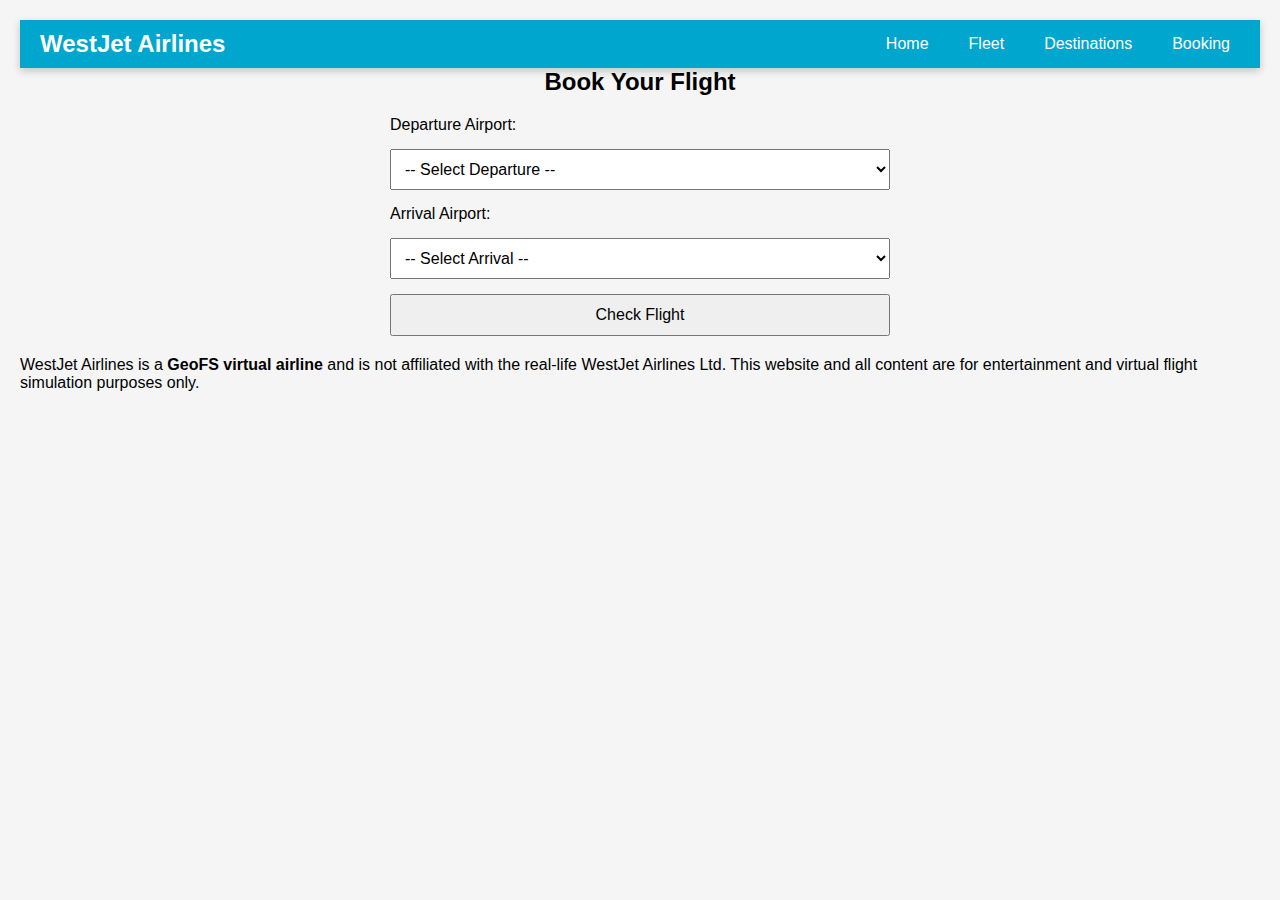
<file: booking.html>
<!DOCTYPE html>
<html lang="en">
<head>
<meta charset="UTF-8">
<meta name="viewport" content="width=device-width, initial-scale=1.0">
<title>WestJet Airlines - Booking</title>
<link rel="stylesheet" href="style.css">
<style>
  body { font-family: Arial, sans-serif; padding: 20px; }
  nav { display:flex; justify-content:space-between; align-items:center; padding:10px 20px; background:#00a6cd; color:white; }
  nav .logo { font-weight:700; font-size:1.5rem; }
  nav ul { display:flex; list-style:none; gap:20px; }
  nav ul li a { color:white; text-decoration:none; font-weight:500; }
  h2 { text-align: center; margin-bottom: 20px; }
  .booking-form { max-width: 500px; margin: auto; display: flex; flex-direction: column; gap: 15px; }
  select, button { padding: 10px; font-size: 1rem; }
  #results { margin-top: 20px; text-align: center; font-weight: bold; }
</style>
</head>
<body>

<!-- Navbar -->
<nav>
  <div class="logo">WestJet Airlines</div>
  <ul class="nav-links">
    <li><a href="index.html">Home</a></li>
    <li><a href="fleet.html">Fleet</a></li>
    <li><a href="destinations.html">Destinations</a></li>
    <li><a href="booking.html">Booking</a></li>
  </ul>
</nav>

<h2>Book Your Flight</h2>

<div class="booking-form">
  <label for="departure">Departure Airport:</label>
  <select id="departure">
    <option value="">-- Select Departure --</option>
  </select>

  <label for="arrival">Arrival Airport:</label>
  <select id="arrival">
    <option value="">-- Select Arrival --</option>
  </select>

  <button onclick="calculateFlight()">Check Flight</button>
</div>

<div id="results"></div>

<script>
// Your existing airport coordinates (keep full list from before)
const airportCoords = {
  // Canada
  "YVR":[49.1947,-123.1792],
  "YYJ":[48.6469,-123.4258],
  "YLW":[50.6799,-119.3866],
  "YKA":[52.1700,-106.6990],
  "YXS":[53.8894,-122.7039],
  "YQQ":[49.6117,-125.5983],
  "YYC":[51.1139,-114.0208],
  "YEG":[53.3097,-113.5804],
  "YMM":[56.6538,-111.2227],
  "YQR":[50.4319,-104.6667],
  "YXE":[52.1700,-106.6990],
  "YWG":[49.9097,-97.2394],
  "YYZ":[43.6777,-79.6248],
  "YOW":[45.3225,-75.6692],
  "YQT":[48.3719,-89.3236],
  "YSB":[46.4950,-84.5094],
  "YUL":[45.4650,-73.7442],
  "YHZ":[44.8808,-63.5081],
  "YZF":[62.4653,-114.4409],
  "YXY":[60.7091,-135.0678],
  // USA
  "LAX":[33.9416,-118.4085],
  "SFO":[37.6213,-122.3790],
  "LAS":[36.0840,-115.1537],
  "JFK":[40.6413,-73.7781],
  "ORD":[41.9742,-87.9073],
  "BOS":[42.3656,-71.0096],
  "PHX":[33.4342,-112.0116],
  "SEA":[47.4502,-122.3088],
  "MCO":[28.4312,-81.3081],
  "MIA":[25.7959,-80.2870],
  "SFB":[28.7762,-81.2385],
  "DFW":[32.8998,-97.0403],
  "IAH":[29.9902,-95.3368],
  "DEN":[39.8617,-104.6731],
  "ATL":[33.6407,-84.4277],
  "MSP":[44.8848,-93.2223],
  "DTW":[42.2162,-83.3554],
  "CLT":[35.2144,-80.9431],
  "SAN":[32.7338,-117.1933],
  "SLC":[40.7884,-111.9775],
  "PDX":[45.5898,-122.5951],
  "MKE":[42.9472,-87.8966],
  "CLE":[41.4117,-81.8490],
  "CVG":[39.0481,-84.6676],
  "CMH":[39.9986,-82.8917],
  "PHL":[39.8729,-75.2437],
  "PIT":[40.4915,-80.2329],
  "EWR":[40.6895,-74.1745],
  "SFB":[28.7762,-81.2385],
  "DFW":[32.8998,-97.0403],
  "IAH":[29.9902,-95.3368],
  "DEN":[39.8617,-104.6731],
  "ATL":[33.6407,-84.4277],
  "MSP":[44.8848,-93.2223],
  "DTW":[42.2162,-83.3554],
  "CLT":[35.2144,-80.9431],
  "SAN":[32.7338,-117.1933],
  "SLC":[40.7884,-111.9775],
  "PDX":[45.5898,-122.5951],
  "MKE":[42.9472,-87.8966],
  "CLE":[41.4117,-81.8490],
  "CVG":[39.0481,-84.6676],
  "CMH":[39.9986,-82.8917],
  "PHL":[39.8729,-75.2437],
  "PIT":[40.4915,-80.2329],
  "EWR":[40.6895,-74.1745],
  "MEX":[19.4361,-99.0719],
  "CUN":[21.0365,-86.8771],
  "GDL":[20.5218,-103.3110],
  "MTY":[25.7781,-100.1070],
  "PVR":[20.6800,-105.2530],
  "SJO":[9.9939,-84.2089],
  "PTY":[8.9733,-79.5550],
  "KIN":[17.9360,-76.7878],
  "MBJ":[18.5036,-77.9136],
  "NAS":[25.0392,-77.4662],
  "PUJ":[18.5673,-68.3630],
  "SJU":[18.4394,-66.0018],
  "AUA":[12.5011,-70.0156],
  "CUR":[12.1896,-68.9598],
  "BZE":[17.5392,-88.3086],
  "RTB":[15.4101,-86.5429],
  "MGA":[12.1364,-86.1686],
  // South American airports
  "BOG":[4.7016,-74.1469],
  "MDE":[6.1645,-75.4236],
  "LIM":[-12.0219,-77.1143],
  "UIO":[-0.1297,-78.3572],
  "GRU":[-23.4356,-46.4731],
  "GIG":[-22.8089,-43.2436],
  "EZE":[-34.8222,-58.5358],
  "SCL":[-33.3928,-70.7858],
  "MVD":[-34.8361,-56.0306],
  "GYE":[-2.1574,-79.8836],
  "LPB":[-16.5136,-68.1925],
  // European airports
  "LHR":[51.4700,-0.4543],
  "LGW":[51.1537,-0.1821],
  "DUB":[53.4213,-6.2701],
  "FRA":[50.0379,8.5622],
  "MUC":[48.3538,11.7861],
  "CDG":[49.0097,2.5479],
  "AMS":[52.3086,4.7639],
  "BRU":[50.9014,4.4844],
  "ZRH":[47.4581,8.5492],
  "VIE":[48.1103,16.5697],
  "MAD":[40.4722,-3.5608],
  "BCN":[41.2974,2.0833],
  "LIS":[38.7742,-9.1342],
  "CPH":[55.6181,12.6558],
  "OSL":[60.1939,11.1004],
  "ARN":[59.6519,17.9186],
  "HEL":[60.3172,24.9633],
  "KEF":[63.9850,-22.6056],
  "MXP":[45.6306,8.7281],
  "FCO":[41.8003,12.2389],
  "VCE":[45.5053,12.3519],
  "FLR":[43.8106,11.2058],
  "MAN":[53.3644,-2.2728],
  "EDI":[55.9500,-3.3725],
  "GLA":[55.8719,-4.4333],
  "NCE":[43.6584,7.2150],
  "LYS":[45.7269,4.9245],
  "TLS":[43.6294,1.3636],
  "MRS":[43.4359,5.2155],
  "NAP":[40.8860,14.2906],
  "WAW":[52.1657,20.9671],
  "KRK":[50.0777,19.7841],
  "PRG":[50.1008,14.2706],
  "BUD":[47.4369,19.2557],
  "OTP":[44.5722,26.1025],
  "SOF":[42.6895,23.4052],
  "ATH":[37.9364,23.9445],
  "IST":[41.2753,28.7519],
  "SVO":[55.9726,37.4146],
  "LED":[59.8003,30.2625],
  "KBP":[50.3450,30.8947],
  "BEG":[44.8186,20.3090],
  "ZAG":[45.7426,16.0680],
  "LJU":[46.2230,14.4576],
  "BTS":[48.1700,17.2122],
  "VNO":[54.6341,25.2856],
  "RIX":[56.9236,23.9716],
  "TLL":[59.4133,24.8328],
 // Asia airports (code + coordinates only)
  "ICN":[37.4602,126.4407],
  "NRT":[35.7767,140.3186],
  "HND":[35.5494,139.7798],
  "KIX":[34.4347,135.2442],
  "NGO":[35.2556,136.9233],
  "CTS":[42.7752,141.6923],
  "FUK":[33.5869,130.4508],
  "PEK":[40.0801,116.5846],
  "PVG":[31.1443,121.8083],
  "CAN":[23.3924,113.2985],
  "SZX":[22.6393,113.8100],
  "HKG":[22.3080,113.9185],
  "TPE":[25.0777,121.2329],
  "BKK":[13.6811,100.7473],
  "HKT":[8.1100,98.3160],
  "SIN":[1.3644,103.9915],
  "KUL":[2.7456,101.7100],
  "CGK":[-6.1256,106.6559],
  "DPS":[-8.7481,115.1675],
  "MNL":[14.5086,121.0194],
  "CEB":[10.3076,123.9780],
  "HAN":[21.2178,105.8050],
  "SGN":[10.8133,106.6648],
  "PNH":[11.5466,104.8447],
  "REP":[13.4100,103.8130],
  "RGN":[16.9070,96.1330],
  "KTM":[27.7017,85.3557],
  "CMB":[7.1800,79.8840],
  "DEL":[28.5562,77.1000],
  "BOM":[19.0896,72.8656],
  "BLR":[13.1979,77.7063],
  "MAA":[12.9949,80.1709],
  "HYD":[17.4626,78.4667],
  "DAC":[23.8436,90.3978],
  "ISB":[33.6167,72.9833],
  "KHI":[24.9060,67.1607],
  "LHE":[31.5216,74.4036],
  // Oceania airports
  "BNE":[-27.3842,153.1175],
  "SYD":[-33.9399,151.1753],
  "MEL":[-37.6733,144.8433],
  "PER":[-31.9403,115.9671],
  "AKL":[-37.0081,174.7911],
  "WLG":[-41.3272,174.8058],
  "CHC":[-43.4896,172.5328],
  "NAN":[-17.7569,177.4436],
  "APW":[-13.8299,-171.7516],
  "TBU":[-21.2410,-175.1490],
  "GUM":[13.4950,144.8000],
  "SPN":[-6.8219,155.5300],
  "ROR":[7.3672,134.5442],
  "POM":[-9.4444,147.2206],
  "NOU":[-22.0144,166.2136],
  "VLI":[-17.7333,168.3167],
  "HIR":[-20.5167,169.5333],
  // Middle East airports
  "DXB":[25.2528,55.3644],
  "AUH":[24.4321,54.6516],
  "DOH":[25.2611,51.5651],
  "RUH":[24.9580,46.6987],
  "JED":[21.6702,39.1520],
  "MCT":[23.5933,58.2844],
  "KWI":[29.2289,47.9689],
  "BAH":[26.2708,50.6336],
  "TLV":[32.0061,34.8859],
  "AMM":[31.7225,35.9939] 
};

// Populate dropdowns
const departureSelect = document.getElementById('departure');
const arrivalSelect = document.getElementById('arrival');

Object.keys(airportCoords).forEach(code => {
  const option1 = document.createElement('option');
  option1.value = code;
  option1.textContent = code;
  departureSelect.appendChild(option1);

  const option2 = document.createElement('option');
  option2.value = code;
  option2.textContent = code;
  arrivalSelect.appendChild(option2);
});

// Haversine formula to calculate distance
function getDistance(coord1, coord2) {
  const R = 6371; // km
  const dLat = (coord2[0]-coord1[0]) * Math.PI/180;
  const dLon = (coord2[1]-coord1[1]) * Math.PI/180;
  const a = Math.sin(dLat/2)**2 + Math.cos(coord1[0]*Math.PI/180) * Math.cos(coord2[0]*Math.PI/180) * Math.sin(dLon/2)**2;
  const c = 2 * Math.atan2(Math.sqrt(a), Math.sqrt(1-a));
  return R * c;
}

// Suggest plane based on distance
function suggestPlane(distance) {
  if(distance < 275) return "Dash 8-400 / 737-700 / 737-800 / 737-8MAX";
  if(distance < 5000) return "737-700 / 737-800 / 737-8MAX";
  if(distance < 6000) return "737-8MAX";
  if(distance < 11000) return "787-10 / 777-300ER / 787-9";
  if(distance < 13000) return "777-300ER / 787-9";
  if (distance < 14000) return "787-9";
  if (distance < 50000) return "Too far. Choose another route.";
}

// Estimate flight time in hours based on plane
function estimateTime(distance, plane) {
  let speed = 850; // default km/h for 737
  if(plane.includes("787") || plane.includes("777")) speed = 900;
  return Math.round(distance / speed);
}

// Calculate flight
function calculateFlight() {
  const dep = departureSelect.value;
  const arr = arrivalSelect.value;
  if(!dep || !arr) {
    alert("Please select both airports!");
    return;
  }
  if(dep === arr) {
    alert("Departure and arrival cannot be the same!");
    return;
  }

  const distance = getDistance(airportCoords[dep], airportCoords[arr]);
  const plane = suggestPlane(distance);
  const hours = estimateTime(distance, plane);

  document.getElementById('results').innerHTML = `
    Distance: ${distance.toFixed(1)} km<br>
    Suggested Plane: ${plane}<br>
    Estimated Flight Time: ~${hours} hr
  `;
}

  <!-- Disclaimer / Terms Block -->
<section class="disclaimer" style="background-color:#1A3F70; color:white; padding:30px; text-align:center; margin-top:50px;">
  <p>
    <strong>Disclaimer:</strong> WestJet Airlines is a virtual GeoFS airline and does not represent the real-life WestJet Airlines Ltd. 
    This website and content are intended for entertainment and educational purposes within the virtual flight simulator community.
  </p>
</section>
</script>

</body>
  <footer class="site-footer">
  WestJet Airlines is a <strong>GeoFS virtual airline</strong> and is not affiliated with the real-life WestJet Airlines Ltd. This website and all content are for entertainment and virtual flight simulation purposes only.
</footer>

</html>
</file>
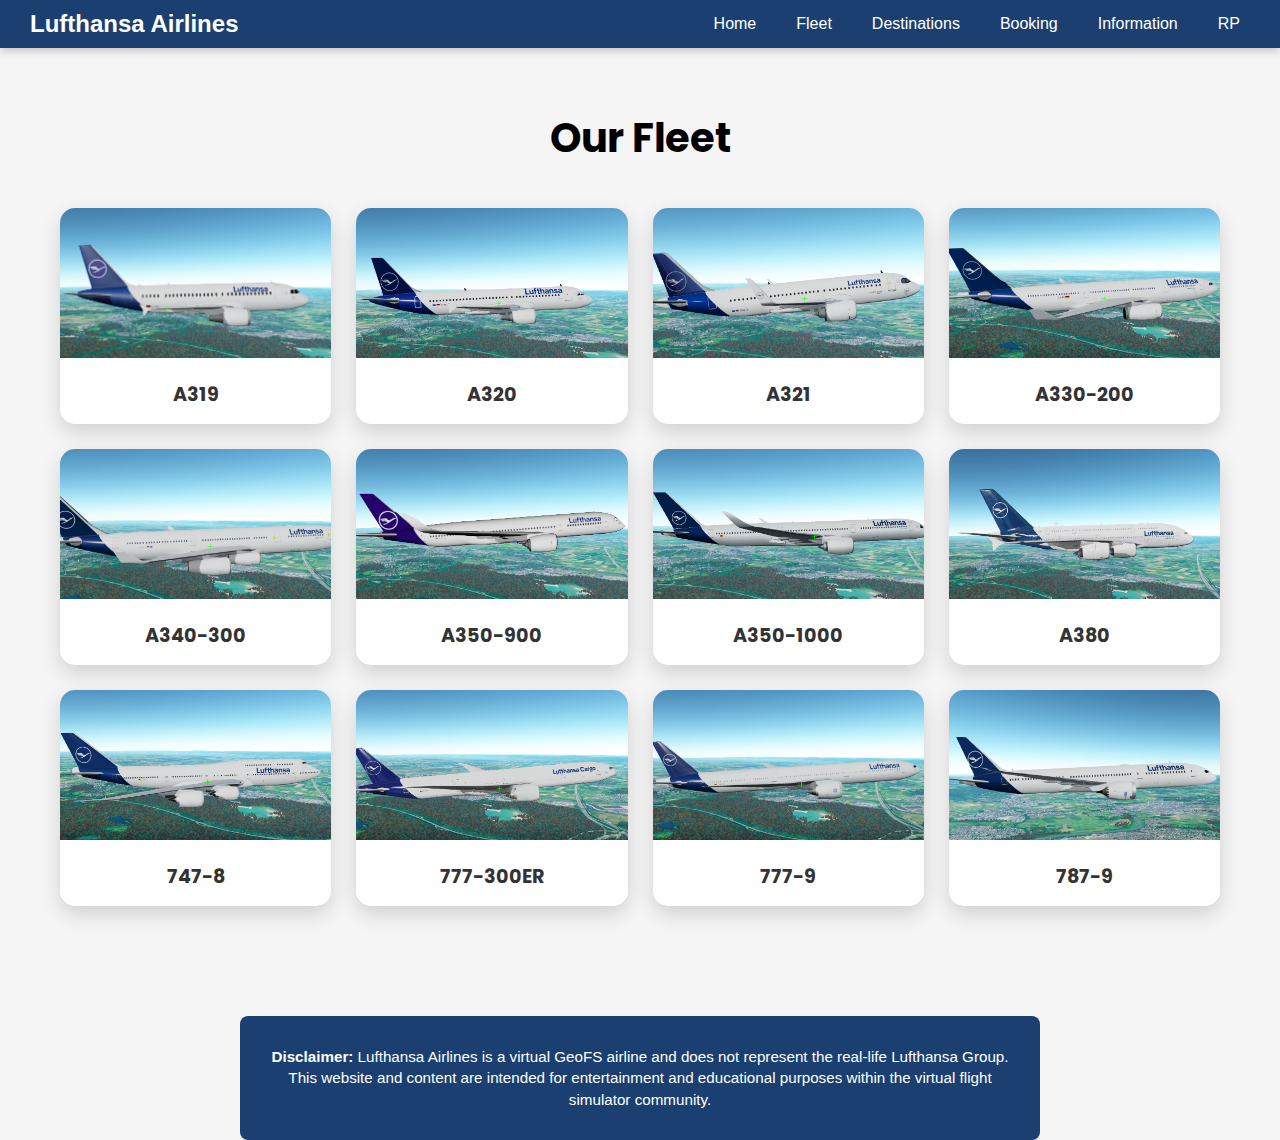
<file: fleet.html>
<!DOCTYPE html>
<html lang="en">
<head>
<meta charset="UTF-8">
<meta name="viewport" content="width=device-width, initial-scale=1.0">
<title>Lufthansa Airlines - Fleet</title>
<link rel="stylesheet" href="style.css">
<link href="https://fonts.googleapis.com/css2?family=Poppins:wght@400;500;600;700&display=swap" rel="stylesheet">
</head>
<body>

<!-- Navbar -->
<nav>
  <div class="logo">Lufthansa Airlines</div>
  <ul class="nav-links">
    <li><a href="index.html">Home</a></li>
    <li><a href="fleet.html">Fleet</a></li>
    <li><a href="destinations.html">Destinations</a></li>
    <li><a href="booking.html">Booking</a></li>
    <li><a href="info.html">Information</a></li>
    <li><a href="rp.html">RP</a></li>
  </ul>
</nav>

<!-- Fleet Section -->
<section class="fleet">
  <h2>Our Fleet</h2>
  <div class="fleet-cards">

    <!-- Airbus A320 Family -->
    <div class="aircraft-card" onclick="openModal('a319')"><img src="a319.webp" alt="A319"><h3>A319</h3></div>
    <div class="aircraft-card" onclick="openModal('a320')"><img src="a320.webp" alt="A320"><h3>A320</h3></div>
    <div class="aircraft-card" onclick="openModal('a321')"><img src="a321.webp" alt="A321"><h3>A321</h3></div>

    <!-- Airbus Widebody -->
    <div class="aircraft-card" onclick="openModal('a330200')"><img src="a330200.webp" alt="A330-200"><h3>A330-200</h3></div>
    <div class="aircraft-card" onclick="openModal('a340300')"><img src="a340300.webp" alt="A340-300"><h3>A340-300</h3></div>
    <div class="aircraft-card" onclick="openModal('a350900')"><img src="a350900.webp" alt="A350-900"><h3>A350-900</h3></div>
    <div class="aircraft-card" onclick="openModal('a3501000')"><img src="a3501000.webp" alt="A350-1000"><h3>A350-1000</h3></div>
    <div class="aircraft-card" onclick="openModal('a380')"><img src="a380.webp" alt="A380"><h3>A380</h3></div>

    <!-- Boeing -->
    <div class="aircraft-card" onclick="openModal('7478')"><img src="7478.webp" alt="747-8"><h3>747-8</h3></div>
    <div class="aircraft-card" onclick="openModal('777300')"><img src="777300.webp" alt="777-300ER"><h3>777-300ER</h3></div>
    <div class="aircraft-card" onclick="openModal('7779')"><img src="7779.webp" alt="777-9"><h3>777-9</h3></div>
    <div class="aircraft-card" onclick="openModal('787')"><img src="787.webp" alt="787-9"><h3>787-9</h3></div>

  </div>
</section>

<!-- Modal -->
<div id="fleetModal" class="modal">
  <span class="close-btn" onclick="closeModal()">&times;</span>
  <div class="modal-content" id="modalContent"></div>
</div>

<script>
const aircraftData = {
  a319: { name:"Lufthansa - Airbus A319", topSpeed:"871 km/h", range:"6,900 km", specs:"Short to medium-haul aircraft", note:"Used on European and domestic routes", img:"a319.webp" },
  a320: { name:"Lufthansa - Airbus A320", topSpeed:"871 km/h", range:"6,100 km", specs:"Short to medium-haul aircraft", note:"European and domestic workhorse", img:"a320.webp" },
  a321: { name:"Lufthansa - Airbus A321", topSpeed:"871 km/h", range:"5,950 km", specs:"Medium-haul aircraft", note:"Used on busy European routes", img:"a321.webp" },
  a330200: { name:"Lufthansa - Airbus A330-200", topSpeed:"871 km/h", range:"11,750 km", specs:"Medium-long haul widebody", note:"Intercontinental flights", img:"a330200.webp" },
  a340300: { name:"Lufthansa - Airbus A340-300", topSpeed:"871 km/h", range:"13,500 km", specs:"Long-haul widebody", note:"Classic long-haul aircraft", img:"a340300.webp" },
  a350900: { name:"Lufthansa - Airbus A350-900", topSpeed:"905 km/h", range:"15,000 km", specs:"Long-haul widebody", note:"Modern long-haul aircraft", img:"a350900.webp" },
  a3501000: { name:"Lufthansa - Airbus A350-1000XWB", topSpeed:"913 km/h", range:"16,100 km", specs:"Largest A350 variant", note:"Used on ultra long-haul routes", img:"a3501000.webp" },
  a380: { name:"Lufthansa - Airbus A380", topSpeed:"1,020 km/h", range:"15,200 km", specs:"Double-deck superjumbo", note:"Flagship high-capacity long-haul", img:"a380.webp" },
  "7478": { name:"Lufthansa - Boeing 747-8", topSpeed:"907 km/h", range:"14,320 km", specs:"Latest jumbo variant", note:"High-capacity intercontinental flights", img:"7478.webp" },
  "777300": { name:"Lufthansa - Boeing 777-300ER", topSpeed:"905 km/h", range:"13,650 km", specs:"Long-haul aircraft", note:"Used on popular international routes", img:"777300.webp" },
  "7779": { name:"Lufthansa - Boeing 777-9", topSpeed:"905 km/h", range:"16,000 km", specs:"Newest 777 variant", note:"High capacity ultra long-haul", img:"7779.webp" },
  "787": { name:"Lufthansa - Boeing 787-9", topSpeed:"956 km/h", range:"14,000 km", specs:"Longest ranged 787 variant", note:"Ultra long haul aircraft", img:"787.webp" }
};

function openModal(key) {
  const data = aircraftData[key];
  const modalContent = document.getElementById('modalContent');
  modalContent.innerHTML = `
    <h3>${data.name}</h3>
    <img src="${data.img}" alt="${data.name}">
    <p><strong>Top Speed:</strong> ${data.topSpeed}</p>
    <p><strong>Range:</strong> ${data.range}</p>
    <p><strong>Other Specs:</strong> ${data.specs}</p>
    <p><strong>Note:</strong> ${data.note}</p>
  `;
  document.getElementById('fleetModal').style.display = 'block';
}

function closeModal() {
  document.getElementById('fleetModal').style.display = 'none';
}
</script>

<!-- Disclaimer -->
<section class="disclaimer" style="background-color:#1A3F70; color:white; padding:30px; text-align:center; margin-top:50px;">
  <p>
    <strong>Disclaimer:</strong> Lufthansa Airlines is a virtual GeoFS airline and does not represent the real-life Lufthansa Group. 
    This website and content are intended for entertainment and educational purposes within the virtual flight simulator community.
  </p>
</section>

</body>
</html>
</file>
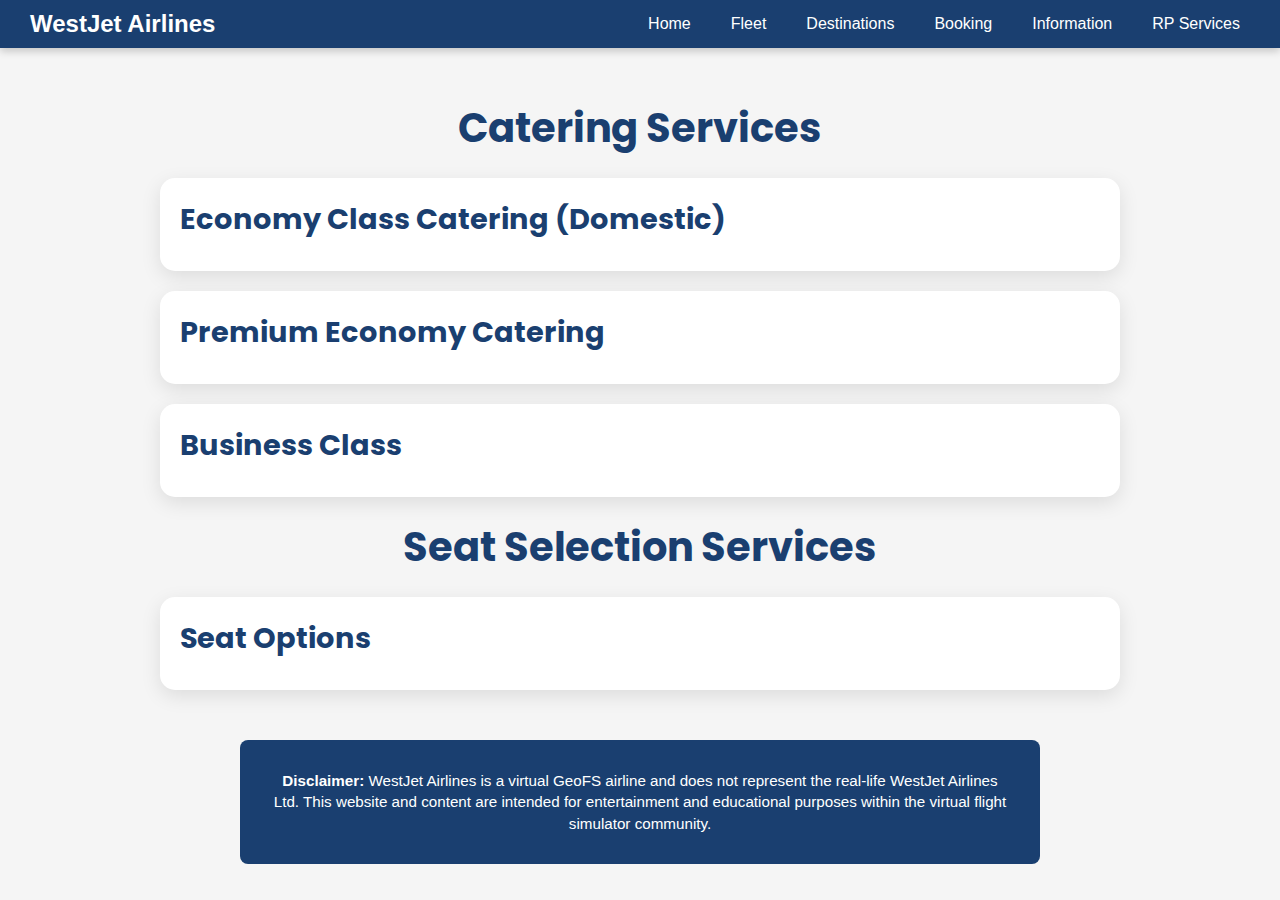
<file: RP.html>
<!DOCTYPE html>
<html lang="en">
<head>
  <meta charset="UTF-8">
  <meta name="viewport" content="width=device-width, initial-scale=1.0">
  <title>WestJet Airlines - RP Services</title>
  <link rel="stylesheet" href="style.css">
  <link href="https://fonts.googleapis.com/css2?family=Poppins:wght@400;500;600;700&display=swap" rel="stylesheet">
  <style>
    /* RP Page specific styling */
    .rp-section {
      max-width: 1000px;
      margin: 50px auto;
      padding: 0 20px;
    }

    .rp-section h2 {
      font-size: 2.5rem;
      margin-bottom: 20px;
      text-align: center;
      color: #1A3F70;
    }

    .rp-section .rp-card {
      background-color: #fff;
      border-radius: 15px;
      box-shadow: 0 6px 20px rgba(0,0,0,0.1);
      margin-bottom: 20px;
      cursor: pointer;
      transition: transform 0.3s, box-shadow 0.3s;
      padding: 20px;
    }

    .rp-card:hover {
      transform: translateY(-5px);
      box-shadow: 0 12px 25px rgba(0,0,0,0.25);
    }

    .rp-card h3 {
      font-size: 1.8rem;
      color: #1A3F70;
      margin-bottom: 10px;
    }

    .rp-card-content {
      display: none;
      margin-top: 15px;
    }

    .rp-card-content table {
      width: 100%;
      border-collapse: collapse;
    }

    .rp-card-content th, .rp-card-content td {
      border: 1px solid #ddd;
      padding: 10px;
      text-align: center;
    }

    .rp-card-content th {
      background-color: #1A3F70;
      color: white;
    }

    .rp-card-content tr:nth-child(even) {
      background-color: #f9f9f9;
    }

    /* Disclaimer at bottom */
    .disclaimer {
      background-color: #1A3F70;
      color: white;
      padding: 30px;
      text-align: center;
      margin-top: 50px;
    }

    /* Responsive */
    @media screen and (max-width: 768px) {
      .rp-card-content table, .rp-card-content th, .rp-card-content td {
        display: block;
        width: 100%;
      }
      .rp-card-content th, .rp-card-content td {
        text-align: left;
        padding: 8px;
      }
      .rp-card-content tr {
        display: block;
        margin-bottom: 15px;
      }
    }
  </style>
</head>
<body>

<!-- Navbar -->
<nav>
  <div class="logo">WestJet Airlines</div>
  <ul class="nav-links">
    <li><a href="index.html">Home</a></li>
    <li><a href="fleet.html">Fleet</a></li>
    <li><a href="destinations.html">Destinations</a></li>
    <li><a href="booking.html">Booking</a></li>
    <li><a href="info.html">Information</a></li>
    <li><a href="rp.html">RP Services</a></li>
  </ul>
</nav>

<!-- RP Section -->
<section class="rp-section">
  <h2>Catering Services</h2>

  <!-- Economy Class -->
  <div class="rp-card">
    <h3>Economy Class Catering (Domestic)</h3>
    <div class="rp-card-content">
      <table>
        <tr>
          <th>Flight Time</th>
          <th>&lt;50 min</th>
          <th>51-70 min</th>
          <th>71-100 min</th>
          <th>101-150 min</th>
          <th>2.5+ hours</th>
        </tr>
        <tr>
          <td>Water</td>
          <td>None</td>
          <td>Available</td>
          <td>Available</td>
          <td>Available</td>
          <td>Available</td>
        </tr>
        <tr>
          <td>Sweet/Savory Snack</td>
          <td>None</td>
          <td>None</td>
          <td>Available</td>
          <td>Available</td>
          <td>Available</td>
        </tr>
        <tr>
          <td>Drinks</td>
          <td>None</td>
          <td>None</td>
          <td>None</td>
          <td>Available</td>
          <td>Available</td>
        </tr>
        <tr>
          <td>Purchase: Snacks/Drinks</td>
          <td>None</td>
          <td>None</td>
          <td>None</td>
          <td>Available</td>
          <td>Available</td>
        </tr>
        <tr>
          <td>Purchase: Meals</td>
          <td>None</td>
          <td>None</td>
          <td>None</td>
          <td>None</td>
          <td>Available</td>
        </tr>
      </table>
      <p>Flights to Asia: all passengers receive main + light meal. Flights to Europe: main + light snack included. Beverages included for both.</p>
    </div>
  </div>

  <!-- Premium Economy -->
  <div class="rp-card">
    <h3>Premium Economy Catering</h3>
    <div class="rp-card-content">
      <table>
        <tr>
          <th>Flight Duration</th>
          <th>~60 min</th>
          <th>1-2.5 hrs</th>
          <th>2.5+ hrs</th>
        </tr>
        <tr>
          <td>Water/Drinks</td>
          <td>Available</td>
          <td>Available</td>
          <td>Available</td>
        </tr>
        <tr>
          <td>Snack</td>
          <td>Available</td>
          <td>Available</td>
          <td>Available</td>
        </tr>
        <tr>
          <td>Snack Basket</td>
          <td>Available</td>
          <td>Available</td>
          <td>Available</td>
        </tr>
        <tr>
          <td>Light Meals</td>
          <td>None</td>
          <td>None</td>
          <td>Available</td>
        </tr>
      </table>
    </div>
  </div>

  <!-- Business Class -->
  <div class="rp-card">
    <h3>Business Class</h3>
    <div class="rp-card-content">
      <p>Experience distinctly Canadian and uniquely WestJet service with exceptional menu offerings, served on dining ware inspired by our Canadian landscapes, plus a selection of Canadian and International wines.</p>
      <p>Flights within North America: bottle of water, alcoholic/non-alcoholic beverages, light snacks, contemporary Canadian/global meals.</p>
      <p>Flights to Europe, UK, Japan, Korea: same as above.</p>
      <p>Relax with individually wrapped pillows, blankets, and Herschel amenity kits.</p>
    </div>
  </div>

  <h2>Seat Selection Services</h2>
  <div class="rp-card">
    <h3>Seat Options</h3>
    <div class="rp-card-content">
      <table>
        <tr>
          <th>Class</th>
          <th>Standard</th>
          <th>Exit Row</th>
          <th>Extended Comfort</th>
          <th>Premium Economy</th>
          <th>Business</th>
        </tr>
        <tr>
          <td>Location</td>
          <td>Economy Cabin</td>
          <td>Exit Rows in Economy</td>
          <td>Front of Economy</td>
          <td>Premium Cabin</td>
          <td>Business Cabin</td>
        </tr>
        <tr>
          <td>Legroom</td>
          <td>Least</td>
          <td>Extra</td>
          <td>Extra</td>
          <td>Extra elbow/legroom</td>
          <td>Spacious Pod</td>
        </tr>
        <tr>
          <td>Seat Selection</td>
          <td>Fee for Ultrabasic/Econo</td>
          <td>Fee for Ultrabasic/Econo</td>
          <td>Fee for Ultrabasic/Econo</td>
          <td>Included with Premium Fare</td>
          <td>Included with Business Fare</td>
        </tr>
        <tr>
          <td>Boarding</td>
          <td>General</td>
          <td>Earlier</td>
          <td>Priority (Z2)</td>
          <td>Priority (Z1)</td>
          <td>Priority (Z1)</td>
        </tr>
        <tr>
          <td>Priority Check-In</td>
          <td>No</td>
          <td>No</td>
          <td>No</td>
          <td>Yes</td>
          <td>Yes</td>
        </tr>
      </table>
    </div>
  </div>
</section>

<!-- Disclaimer -->
<section class="disclaimer">
  <p>
    <strong>Disclaimer:</strong> WestJet Airlines is a virtual GeoFS airline and does not represent the real-life WestJet Airlines Ltd. 
    This website and content are intended for entertainment and educational purposes within the virtual flight simulator community.
  </p>
</section>

<script>
  // Expand/collapse RP cards
  const rpCards = document.querySelectorAll('.rp-card');
  rpCards.forEach(card => {
    card.addEventListener('click', () => {
      const content = card.querySelector('.rp-card-content');
      content.style.display = content.style.display === 'block' ? 'none' : 'block';
    });
  });
</script>

</body>
</html>
</file>
<file: style.css>
/* ===================== RESET ===================== */
* {
  margin: 0;
  padding: 0;
  box-sizing: border-box;
}

body, html {
  height: 100%;
  font-family: 'Poppins', sans-serif;
  scroll-behavior: smooth;
  background-color: #f5f5f5;
}

/* ===================== NAVBAR ===================== */
nav {
  background-color: #1A3F70;
  color: white;
  display: flex;
  align-items: center;
  justify-content: space-between;
  padding: 10px 30px;
  box-shadow: 0 3px 8px rgba(0, 0, 0, 0.2);
  font-family: Arial, sans-serif;
}

nav .logo {
  font-size: 1.5rem;
  font-weight: bold;
}

nav ul.nav-links {
  list-style: none;
  display: flex;
  gap: 20px;
}

nav ul.nav-links li a {
  color: white;
  text-decoration: none;
  font-weight: 500;
  padding: 5px 10px;
  transition: background 0.3s, color 0.3s;
}

nav ul.nav-links li a:hover {
  background-color: #005a9c;
  border-radius: 5px;
}

/* ===================== HERO ===================== */
.hero {
  position: relative;
  width: 100%;
  height: 100vh;
  background: url('https://i.redd.it/g5ypiho2uim21.jpg') center/cover no-repeat;
  display: flex;
  justify-content: center;
  align-items: center;
}

.hero .overlay {
  position: absolute;
  top: 0; left: 0; right: 0; bottom: 0;
  background: rgba(0,0,0,0.45);
}

.hero-content {
  position: relative;
  display: flex;
  flex-direction: column;
  align-items: center;
  text-align: center;
  color: #fff;
  gap: 20px;
}

.brand-name {
  font-size: 8rem;
  font-weight: 700;
  line-height: 1;
}

.motto {
  font-size: 2rem;
  font-weight: 500;
}

.stats {
  display: flex;
  gap: 30px;
  font-size: 1.5rem;
}

.stats span {
  background: rgba(0,0,0,0.4);
  padding: 12px 25px;
  border-radius: 10px;
}

.cta-button {
  background-color: #ffd100;
  color: #000;
  padding: 18px 40px;
  font-size: 1.3rem;
  border-radius: 5px;
  text-decoration: none;
  transition: background-color 0.3s;
}

.cta-button:hover {
  background-color: #e6c200;
}

/* ===================== ABOUT ===================== */
.about {
  padding: 80px 20px;
  max-width: 900px;
  margin: 0 auto;
  text-align: center;
}

.about h2 {
  font-size: 2.5rem;
  margin-bottom: 20px;
}

.about p {
  font-size: 1.2rem;
  line-height: 1.8;
  color: #333;
}

/* ===================== FLEET ===================== */
.fleet {
  padding: 60px 20px;
  max-width: 1200px;
  margin: 0 auto;
}

.fleet h2 {
  font-size: 2.5rem;
  text-align: center;
  margin-bottom: 40px;
}

/* Fleet cards */
.fleet-cards {
  display: grid;
  grid-template-columns: repeat(auto-fit, minmax(220px, 1fr));
  gap: 25px;
}

.aircraft-card {
  background-color: #fff;
  border-radius: 15px;
  overflow: hidden;
  cursor: pointer;
  box-shadow: 0 8px 20px rgba(0,0,0,0.15);
  transition: transform 0.3s, box-shadow 0.3s;
  text-align: center;
  position: relative;
}

.aircraft-card img {
  width: 100%;
  height: 150px;
  object-fit: cover;
  transition: transform 0.3s;
}

.aircraft-card:hover img {
  transform: scale(1.05);
}

.aircraft-card h3 {
  padding: 15px;
  font-size: 1.2rem;
  color: #333;
}

.aircraft-card:hover {
  transform: translateY(-5px);
  box-shadow: 0 12px 25px rgba(0,0,0,0.25);
}

/* ===================== MODALS ===================== */

/* Modal overlay */
.modal {
  display: none;
  position: fixed;
  z-index: 9999;
  left: 0; top: 0;
  width: 100%; height: 100%;
  background: rgba(0, 0, 0, 0.7);
  overflow-y: auto;
  padding: 20px;
  box-sizing: border-box;
}

/* Modal content */
.modal-content {
  background: white;
  margin: 0 auto;
  padding: 30px;
  max-width: 900px;
  width: 100%;
  border-radius: 12px;
  display: flex;
  flex-direction: column;
  position: relative;
  box-shadow: 0 8px 30px rgba(0,0,0,0.25);
}

/* Inner content scrollable if too tall */
.modal-content-inner {
  overflow-y: auto;
  max-height: calc(100vh - 80px);
  padding-right: 10px;
}

/* Modal images */
.modal-content img {
  width: 100%;
  max-height: 400px;
  object-fit: contain;
  border-radius: 8px;
  margin-bottom: 20px;
}

/* Modal text */
.modal-content h2, 
.modal-content h3, 
.modal-content p {
  margin: 10px 0;
  color: #333;
  line-height: 1.6;
}

/* Close button */
.close-btn {
  position: absolute;
  top: 15px;
  right: 20px;
  font-size: 2.5rem;
  color: #333;
  cursor: pointer;
  transition: color 0.3s;
  z-index: 10000;
}

.close-btn:hover {
  color: #ffcc00;
}

/* ===================== MODAL BUTTONS ===================== */
.modal-content-inner .article-btn,
.modal-content-inner .wm-button,
.subsidiary-card {
  display: inline-block;
  background: linear-gradient(135deg,#0077c8,#00a0e0);
  color: white;
  border: none;
  border-radius: 6px;
  padding: 10px 18px;
  cursor: pointer;
  font-weight: 600;
  font-size: 14px;
  margin: 5px 5px 5px 0;
  text-align: center;
  transition: 0.2s;
  box-shadow: 0 3px 10px rgba(0,0,0,0.15);
  white-space: nowrap;
}

.modal-content-inner .article-btn:hover,
.modal-content-inner .wm-button:hover,
.subsidiary-card:hover {
  filter: brightness(1.15);
}

.modal-content-inner .article-btn.active {
  background: linear-gradient(135deg,#005fa3,#0088c9);
}

.wm-button {
  background-color: #00a3ad;
  color: #fff;
  padding: 10px 20px;
  border-radius: 8px;
  font-size: 16px;
}

.wm-button:hover {
  background-color: #008c95;
}

.subsidiary-card {
  background-color: #1A3F70;
  color: #fff;
  padding: 20px 30px;
  border-radius: 12px;
  min-width: 180px;
  text-align: center;
  cursor: pointer;
  font-weight: 600;
}

/* ===================== TABLES ===================== */
.table-container {
  overflow-x: auto;
  margin-top: 30px;
}

.info-table {
  width: 100%;
  border-collapse: collapse;
  background-color: #fff;
  border-radius: 10px;
  overflow: hidden;
  box-shadow: 0 6px 20px rgba(0,0,0,0.1);
}

.info-table th {
  background-color: #1A3F70;
  color: white;
  padding: 15px;
  text-align: left;
  font-weight: 600;
}

.info-table td {
  padding: 12px 15px;
  border-bottom: 1px solid #ddd;
  color: #333;
}

.info-table tr:nth-child(even) {
  background-color: #f9f9f9;
}

.info-table tr:hover {
  background-color: #eef5ff;
}

/* ===================== DISCLAIMER ===================== */
.disclaimer {
  max-width: 800px;
  margin: 50px auto 20px auto;
  padding: 25px;
  background-color: #1A3F70;
  color: white;
  text-align: center;
  border-radius: 8px;
  font-family: Arial, sans-serif;
  font-size: 0.95rem;
  line-height: 1.4;
}

/* ===================== RESPONSIVE ===================== */
@media screen and (max-width: 768px) {
  .hero .brand-name { font-size: 5rem; }
  .hero .motto { font-size: 1.5rem; }
  .stats { flex-direction: column; gap: 15px; }
  .fleet-cards { grid-template-columns: repeat(auto-fit, minmax(180px, 1fr)); }
  nav { flex-direction: column; gap: 15px; }
  nav .nav-links { flex-direction: column; gap: 10px; }
  .modal-content { width: 95%; padding: 20px; }
  .modal-content-inner { max-height: calc(100vh - 60px); }
}

/* ===================== Constitution Modal Specific ===================== */

/* Modal overall */
#constitutionModal {
  display: none;           /* hidden by default */
  position: fixed;
  z-index: 10000;
  left: 0;
  top: 0;
  width: 100%;
  height: 100%;
  background: rgba(0,0,0,0.75); /* dark overlay */
  overflow-y: auto;
  padding: 40px 20px;
  box-sizing: border-box;
}

/* Modal content */
#constitutionModal .modal-content {
  background: #fff;
  margin: 0 auto;
  max-width: 900px;
  border-radius: 12px;
  padding: 30px;
  display: flex;
  flex-direction: column;
  position: relative;
  color: #333;
}

/* Scrollable inner content */
#constitutionModal .modal-content-inner {
  overflow-y: auto;
  max-height: calc(100vh - 200px); /* makes modal fill more of viewport */
  padding-right: 10px; /* avoid scrollbar overlap */
}

/* Close button */
#constitutionModal .close-btn {
  position: absolute;
  top: 15px;
  right: 20px;
  font-size: 2.5rem;
  color: #333;
  cursor: pointer;
  transition: color 0.3s;
}
#constitutionModal .close-btn:hover {
  color: #ffcc00;
}

/* Logo in modal header */
#constitutionModal .modal-header img.logo-img {
  max-width: 150px;
  margin-bottom: 10px;
  display: block;
  margin-left: auto;
  margin-right: auto;
}

/* Button groups (Constitution parts + articles) */
#constitutionModal .button-group {
  display: flex;
  flex-wrap: wrap;
  gap: 10px;
  margin: 15px 0;
  justify-content: center;
}

/* Buttons inside the modal */
#constitutionModal .article-btn {
  background: linear-gradient(135deg, #0077c8, #00a0e0);
  color: white;
  border: none;
  border-radius: 6px;
  padding: 10px 18px;
  cursor: pointer;
  font-weight: 600;
  font-size: 14px;
  box-shadow: 0 3px 10px rgba(0,0,0,0.15);
  white-space: nowrap;
  transition: filter 0.2s;
}
#constitutionModal .article-btn:hover {
  filter: brightness(1.15);
}
#constitutionModal .article-btn.active {
  background: linear-gradient(135deg, #005fa3, #0088c9);
}

/* Modal footer */
#constitutionModal .modal-footer {
  text-align: center;
  margin-top: 25px;
  font-size: 0.95rem;
  color: #555;
}

/* Centering container for Constitution button */
.center-button {
  display: flex;
  justify-content: center;
  margin: 30px 0;
}

/* Make primary button like subsidiary-card */
.center-button .subsidiary-card {
  background-color: #1A3F70; /* WestJet blue */
  color: #fff;
  padding: 20px 30px;
  border-radius: 12px;
  font-size: 16px;
  font-weight: 600;
  cursor: pointer;
  transition: background-color 0.3s, transform 0.3s;
  text-align: center;
}

.center-button .subsidiary-card:hover {
  background-color: #005a9c;
  transform: translateY(-3px);

}
/* Remove bullets from hubs list */
.hubs-list {
  list-style: none;       /* no bullets */
  padding-left: 0;        /* remove default indent */
  margin-left: 0;         /* optional, remove extra space */
}

/* Button */
.open-btn {
    padding: 12px 20px;
    background: #001a57; /* Lufthansa blue */
    color: white;
    border: none;
    border-radius: 8px;
    cursor: pointer;
}

/* Modal background */
.modal {
    display: none;
    position: fixed;
    z-index: 999;
    left: 0;
    top: 0;
    width: 100%;
    height: 100%;
    backdrop-filter: blur(5px);
    background: rgba(0, 0, 0, 0.4);
}

/* Popup box */
.modal-content {
    background: #fff;
    margin: 80px auto;
    padding: 20px;
    width: 80%;
    max-width: 900px;
    border-radius: 15px;
    box-shadow: 0 5px 15px rgba(0,0,0,0.3);
    animation: fadeIn 0.3s ease;
}

/* Close button */
.close {
    float: right;
    font-size: 28px;
    cursor: pointer;
}

/* Tabs (Widebody / Narrowbody) */
.tab-buttons {
    display: flex;
    gap: 10px;
    margin-bottom: 15px;
}

.tab-btn {
    padding: 10px 20px;
    border: none;
    background: #e0e0e0;
    cursor: pointer;
    border-radius: 8px;
}

.tab-btn.active {
    background: #001a57;
    color: white;
}

/* Pages */
.tab-page {
    display: none;
}

.tab-page.active {
    display: block;
}

/* Scrollable gallery area */
.scroll-gallery {
    display: flex;
    gap: 20px;
    overflow-x: auto;
    padding-bottom: 10px;
}

.scroll-gallery img {
    height: 180px;
    border-radius: 12px;
    box-shadow: 0 2px 8px rgba(0,0,0,0.1);
}
</file>
